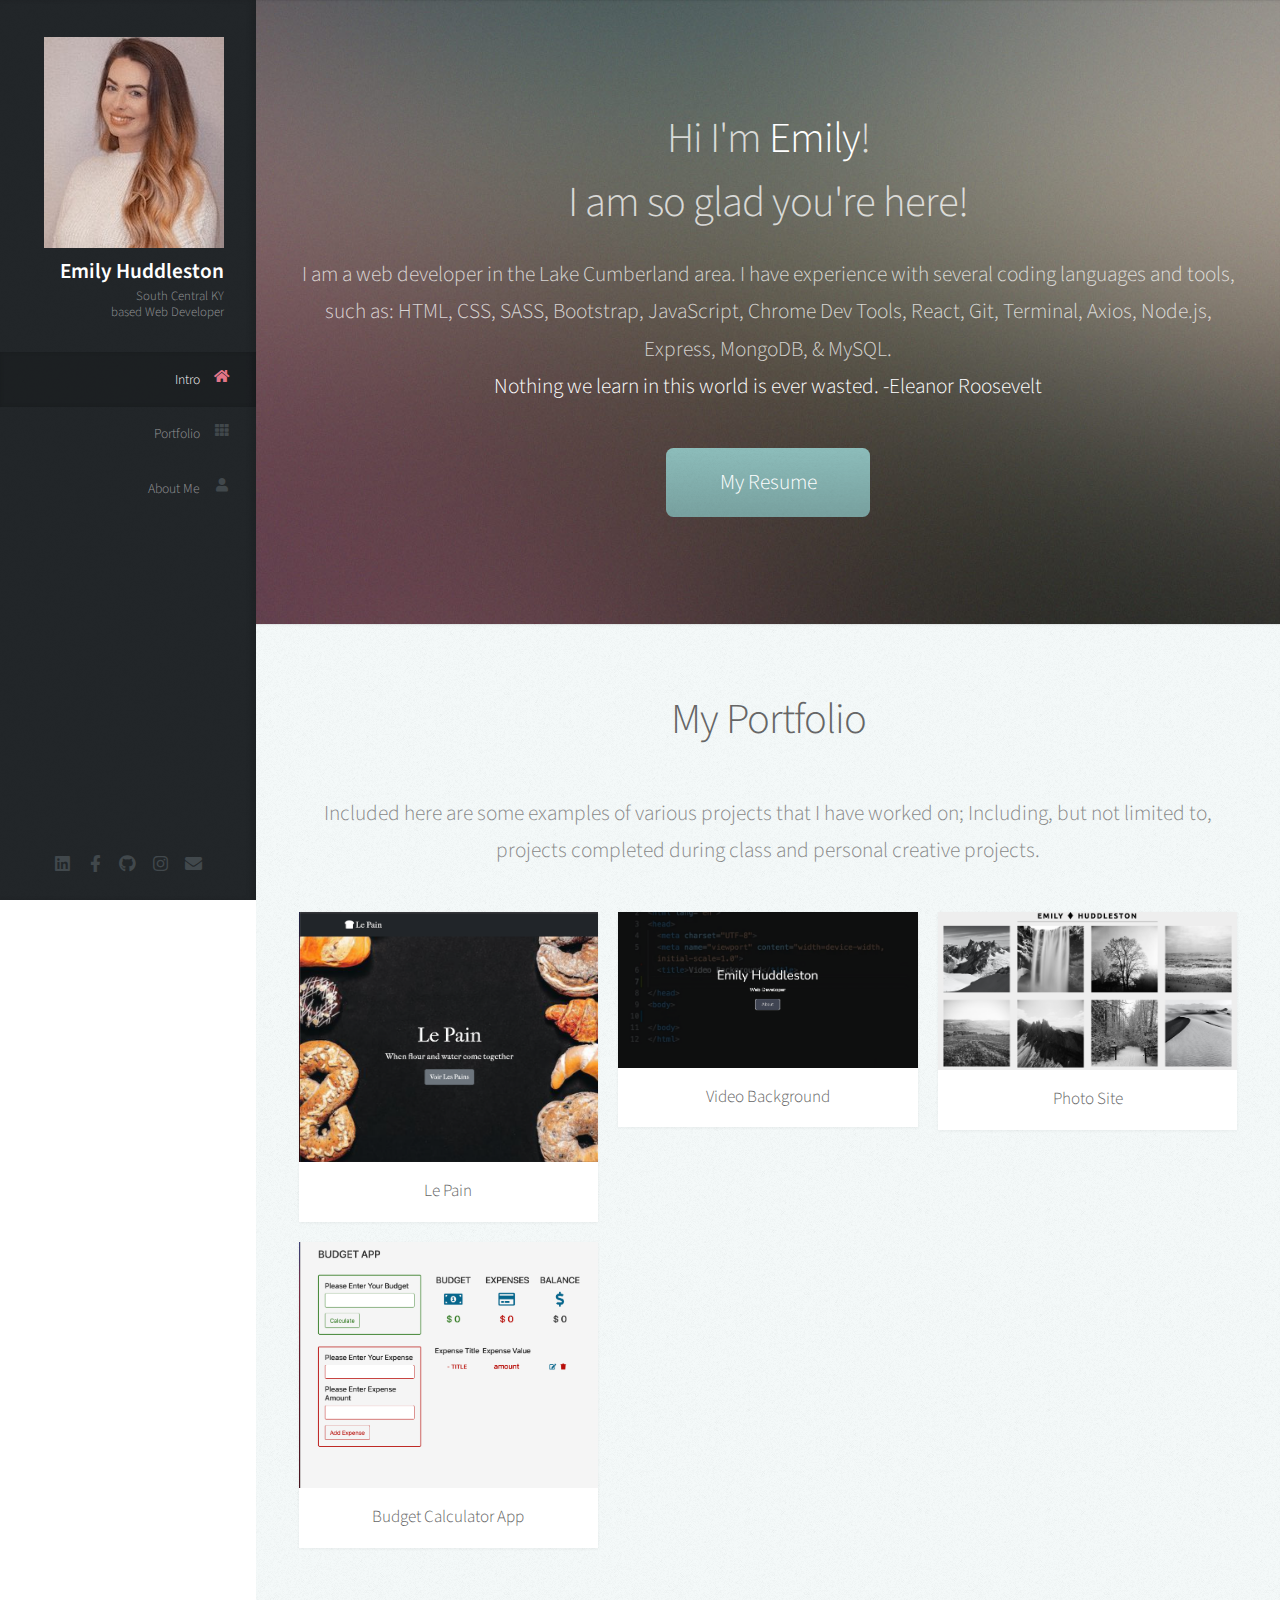
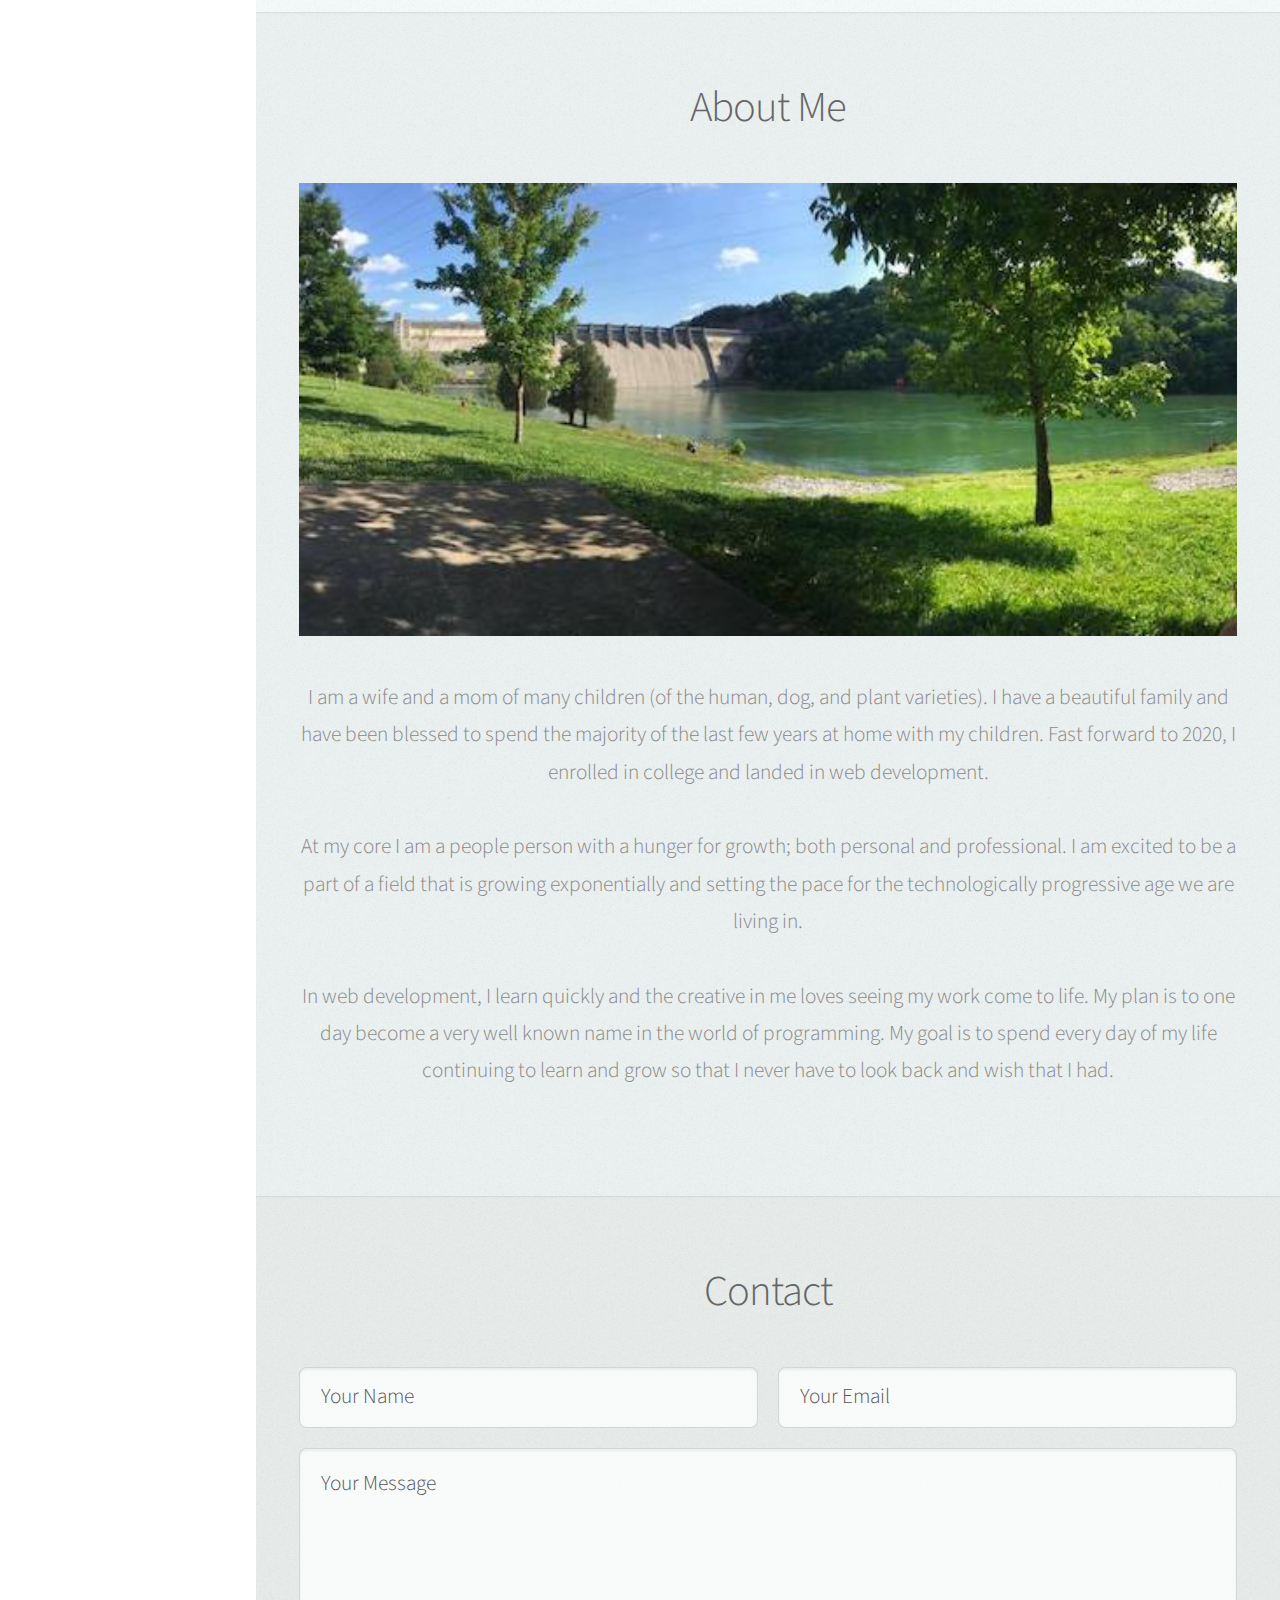
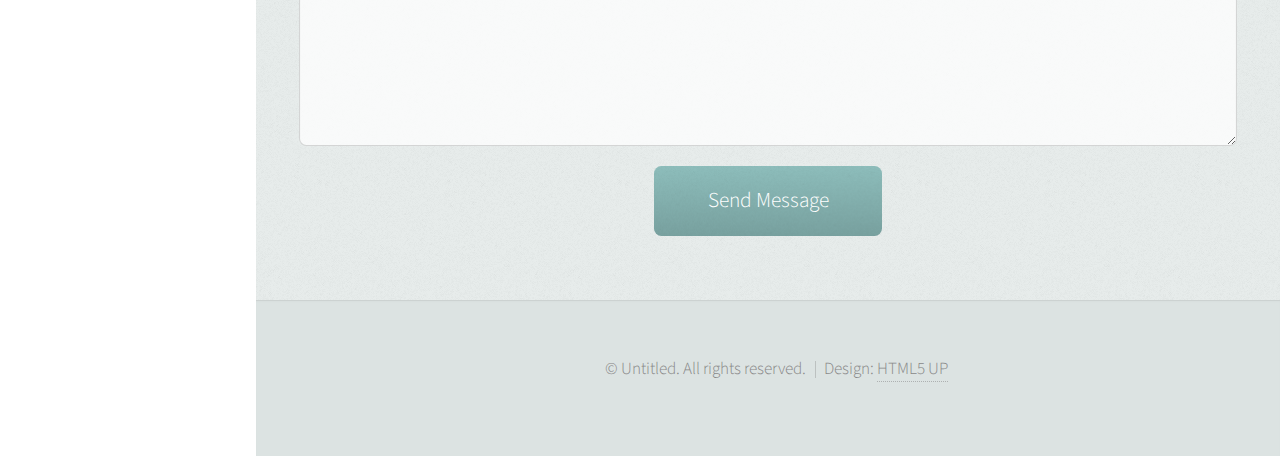
<file: index.html>
<!DOCTYPE HTML>
<!--
	Prologue by HTML5 UP
	html5up.net | @ajlkn
	Free for personal and commercial use under the CCA 3.0 license (html5up.net/license)
-->
<html>
	<head>
		<title>Emily C Huddleston</title>
		<meta charset="utf-8" />
		<meta name="viewport" content="width=device-width, initial-scale=1, user-scalable=no" />
		<link rel="stylesheet" href="assets/css/main.css" />
	</head>
	<body class="is-preload">

		<!-- Header -->
			<div id="header">

				<div class="top">

					<!-- Logo -->
						<div id="logo">
							<span class="avatarimage"><img src="images/ProfessionalHeadshot.JPG" alt="Emily C Huddleston"/></span>
							<h1 id="title">Emily Huddleston</h1>
							<p>South Central KY  <br>
								 based Web Developer</p>
						</div>

					<!-- Nav -->
						<nav id="nav">
						
							<ul>
								<li><a href="#top" id="top-link"><span class="icon solid fa-home">Intro</span></a></li>
								<li><a href="#portfolio" id="portfolio-link"><span class="icon solid fa-th">Portfolio</span></a></li>
								<li><a href="#about" id="about-link"><span class="icon solid fa-user">About Me</span></a></li>
								<!-- <li><a href="#contact" id="contact-link"><span class="icon solid fa-envelope">Contact</span></a></li> -->
							</ul>
						</nav>

				</div>

				<div class="bottom">

					<!-- Social Icons -->
					<!--<h5 class="contact"  >Contact Me:</h5> --> 
						<ul class="icons">
							<li><a href="https://www.linkedin.com/in/emilychuddleston/" target="_blank" class="icon brands fa-linkedin"><span class="label">LinkedIn</span></a></li>
							<li><a href="https://www.facebook.com/emilychuddleston" target="_blank" class="icon brands fa-facebook-f" ><span class="label" >Facebook</span></a></li>
							<li><a href="https://www.github.com/emchudd" target="_blank" class="icon brands fa-github"><span class="label">Github</span></a></li>
							<li><a href="https://www.instagram.com/huddlestonemilycandace" target="_blank" class="icon brands fa-instagram"><span class="label">Instagram</span></a></li>
							<li><a href="mailto:eclhuddleston@gmail.com" target="_blank"
							class="icon solid fa-envelope"><span class="label">Email</span></a></li>
						</ul>

				</div>

			</div>

		<!-- Main -->
			<div id="main">

				<!-- Intro -->
					<section id="top" class="one dark cover">
						<div class="container">

							<header>
								<h2 class="alt">Hi I'm <strong>Emily</strong>! <br>  I am <a href="http://html5up.net/license"></a> 
								so glad you're here! <a href="http://html5up.net"></a></h2>
								<p>I am a web developer in the Lake Cumberland area. I have experience with several coding languages and tools, such as: HTML, CSS, SASS, Bootstrap, JavaScript, Chrome Dev Tools, React, Git, Terminal, Axios, Node.js, Express, MongoDB, & MySQL. <br>
								<strong class="quote">Nothing we learn in this world is ever wasted. -Eleanor Roosevelt </strong> </p>
							</header>

							<footer>
								<a href="Resume/emilyHuddlestonResume.pdf" target="_blank" class="button scrolly">My Resume</a>
							</footer>

						</div>
					</section>

				<!-- Portfolio -->
					<section id="portfolio" class="two">
						<div class="container">

							<header>
								<h2>My Portfolio</h2>
								
							</header>

							<p>Included here are some examples of various projects that I have worked on; Including, but not limited to, projects completed during class and personal creative projects. </p>

							<div class="row">
								<div class="col-4 col-12-mobile">
									<article class="item">
										<a href="LePainPortfolio/LePain-main" target="_blank"
										class="image fit"><img src="images/lePainCover.png" alt="Le Pain Cover" /></a>
										<header>
											<h3>Le Pain</h3>
										</header>
									</article>
									<article class="item">
										<a href="BudgetCalculatorPortfolio/" target="_blank" 
										class="image fit"><img src="images/budgetCalculator.png"  alt="Budget Calculator Form" /></a>
										<header>
											<h3>Budget Calculator App</h3>
										</header>
									</article>
								</div>
								<div class="col-4 col-12-mobile">
									<article class="item">
										<a href="VideoBackgroundPortfolio/VideoBackground-main/" target="_blank"   class="image fit"><img src="images/videoBackgroundCover.png" alt="Video Background Site Cover" /></a>
										<header>
											<h3>Video Background</h3>
										</header>
									</article>
									<!--<article class="item">
										<a href="#" class="image fit"><img src="images/pic05.jpg" alt="" /></a>
										<header>
											<h3>Natoque Vitae</h3>
										</header>
									</article>-->
								</div>
								<div class="col-4 col-12-mobile">
									<article class="item">
										<a href="PhotoSitePortfolio/PhotoSite-main/" target="_blank" class="image fit"><img src="images/photoSite.png" alt="Photo Site Cover " /></a>
										<header>
											<h3>Photo Site</h3>
										</header>
									</article>
									<!--<article class="item">
										<a href="#" class="image fit"><img src="images/pic07.jpg" alt="" /></a>
										<header>
											<h3>Orci Convallis</h3>
										</header>
									</article>-->
								</div>
							</div>

						</div>
					</section>

				<!-- About Me -->
					<section id="about" class="three">
						<div class="container">

							<header>
								<h2>About Me</h2>
							</header>

							<a href="#" class="image featured"><img src="images/wolfcreekdam.jpg" alt="Wolf Creek Dam-Lake Cumberland, KY" /></a>

							<p>I am a wife and a mom of many children (of the human, dog, and plant varieties). I have a beautiful family and have been blessed to spend the majority of the last few years at home with my children. Fast forward to 2020, I enrolled in college and landed in web development. 
								<br>
								<br>
							At my core I am a people person with a hunger for growth; both personal and professional. I am excited to be a part of a field that is growing exponentially and setting the pace for the technologically progressive age we are living in.   
							<br>
							<br>
							In web development, I learn quickly and the creative in me loves seeing my work come to life. My plan is to one day become a very well known name in the world of programming. My goal is to spend every day of my life continuing to learn and grow so that I never have to look back and wish that I had. 
							</p>

						</div>
					</section>

				<!-- Contact -->
				<!-- Revisit form when I am able to utilize JS or another form processing language -->
				
				<section id="contact" class="four">
						<div class="container">

							<header>
								<h2>Contact</h2>
							</header>

							
							
							 <form  action="https://formspree.io/f/maylgnqr" target="_blank" method="post" >
								<div class="row">
									<div class="col-6 col-12-mobile"><input type="text" name="name" placeholder="Your Name" /></div>
									<div class="col-6 col-12-mobile"><input type="text" name="email" placeholder="Your Email" /></div>
									<div class="col-12">
										<textarea name="message" placeholder="Your Message"></textarea>
									</div>
									<div class="col-12">
										<input type="submit"   value="Send Message" />
									</div>
								</div>
							</form> 

						</div>
					</section>

			</div>

		<!-- Footer -->
			<div id="footer">

				<!-- Copyright -->
					<ul class="copyright">
						<li>&copy; Untitled. All rights reserved.</li><li>Design: <a href="http://html5up.net">HTML5 UP</a></li>
					</ul>

			</div>

		<!-- Scripts -->
			<script src="assets/js/jquery.min.js"></script>
			<script src="assets/js/jquery.scrolly.min.js"></script>
			<script src="assets/js/jquery.scrollex.min.js"></script>
			<script src="assets/js/browser.min.js"></script>
			<script src="assets/js/breakpoints.min.js"></script>
			<script src="assets/js/util.js"></script>
			<script src="assets/js/main.js"></script>

	</body>
</html>
</file>
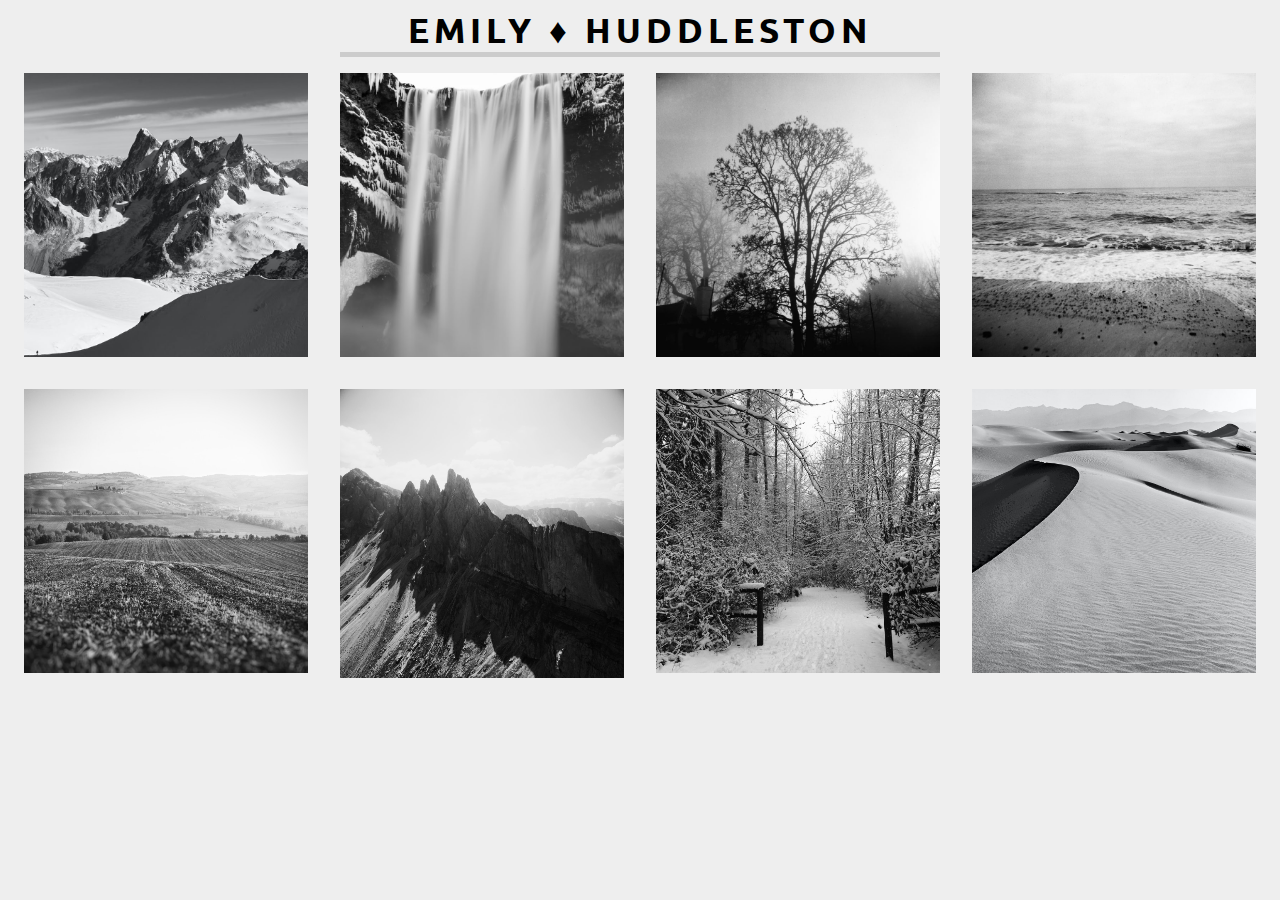
<file: PhotoSitePortfolio/PhotoSite-main/index.html>
<!DOCTYPE html>
<html lang="en">
<head>
    <meta charset="UTF-8">
    <meta name="viewport" content="width=device-width, initial-scale=1.0">
    <title>Photo Site</title>
    <link rel="preconnect" href="https://fonts.gstatic.com">
<link href="https://fonts.googleapis.com/css2?family=Ubuntu:wght@400;700&display=swap" rel="stylesheet">
    <link rel="stylesheet" href="style.css">
</head>
<body>
    <p>Emily &diams; Huddleston</p>
    <img src="Images/snowyMountains.jpeg" alt="Snowy Mountains">
    <img src="Images/waterfall.jpeg" alt="Waterfall">
    <img src="Images/tree.jpeg" alt="Tree">
    <img src="Images/ocean.jpeg" alt="Ocean">
    <img src="Images/field.jpeg" alt="Field">
    <img src="Images/nonSnowyMountains.jpeg" alt="Mountains with No Snow">
    <img src="Images/snowyForest.jpeg" alt="Snowy Forest">
    <img src="Images/tatooine.jpeg" alt="Tatooine">
</body>
</html>
</file>
<file: PhotoSitePortfolio/PhotoSite-main/style.css>
body{
    background-color: #eeeeee;
}
p{
    font-family: 'Ubuntu', sans-serif;
    font-weight: 700;
    font-size: 2vw;
    font-size: 35px;
    letter-spacing: 5px;
    text-transform: uppercase;
    border-bottom: 5px solid #cccccc;
    padding; 10px 0; 
    text-align: center;
    margin: auto;
    width: 47.5%;

    /* Width of two images */
    /* 22.5 * 2 = 45  */
    /* Width between two images */
    /* 1.25 * 2 = 2.5 */
    /* Width of paragraph element (bottom border) */
    /* 45 + 2.5 = 47.5 */
    
    
}

img {
    /* 22.5 * 4 = 90 */
    width: 22.5%;
    /* 1.25 * 2 * 4 = 10 */
    margin: 1.25%;
    /* 90 + 10 = 100 */  

    /* The float css property places an element on the left or right side of its container, allowing text and inline elements to wrap around it. The element is removed from the normal flow of the page. Also it removes "Mystery/Ghost space" between elements */
    float: left;
}
</file>
<file: assets/css/main.css>
@import url("fontawesome-all.min.css");
@import url("https://fonts.googleapis.com/css?family=Source+Sans+Pro:300,300italic,400,600");

/*
	Prologue by HTML5 UP
	html5up.net | @ajlkn
	Free for personal and commercial use under the CCA 3.0 license (html5up.net/license)
*/

html, body, div, span, applet, object,
iframe, h1, h2, h3, h4, h5, h6, p, blockquote,
pre, a, abbr, acronym, address, big, cite,
code, del, dfn, em, img, ins, kbd, q, s, samp,
small, strike, strong, sub, sup, tt, var, b,
u, i, center, dl, dt, dd, ol, ul, li, fieldset,
form, label, legend, table, caption, tbody,
tfoot, thead, tr, th, td, article, aside,
canvas, details, embed, figure, figcaption,
footer, header, hgroup, menu, nav, output, ruby,
section, summary, time, mark, audio, video {
	margin: 0;
	padding: 0;
	border: 0;
	font-size: 100%;
	font: inherit;
	vertical-align: baseline;}

article, aside, details, figcaption, figure,
footer, header, hgroup, menu, nav, section {
	display: block;}

body {
	line-height: 1;
}

ol, ul {
	list-style: none;
}

blockquote, q {
	quotes: none;
}

	blockquote:before, blockquote:after, q:before, q:after {
		content: '';
		content: none;
	}

table {
	border-collapse: collapse;
	border-spacing: 0;
}

body {
	-webkit-text-size-adjust: none;
}

mark {
	background-color: transparent;
	color: inherit;
}

input::-moz-focus-inner {
	border: 0;
	padding: 0;
}

input, select, textarea {
	-moz-appearance: none;
	-webkit-appearance: none;
	-ms-appearance: none;
	appearance: none;
}

/* Basic */

	html {
		box-sizing: border-box;
	}

	*, *:before, *:after {
		box-sizing: inherit;
	}

	body {
		background: #fff;
		font-family: 'Source Sans Pro', sans-serif;
		font-size: 19pt;
		font-weight: 300;
		line-height: 1.75em;
		color: #888;
	}

		body.is-preload *, body.is-preload *:before, body.is-preload *:after {
			-moz-animation: none !important;
			-webkit-animation: none !important;
			-ms-animation: none !important;
			animation: none !important;
			-moz-transition: none !important;
			-webkit-transition: none !important;
			-ms-transition: none !important;
			transition: none !important;
		}

	input, textarea, select {
		font-family: 'Source Sans Pro', sans-serif;
		font-size: 19pt;
		font-weight: 300;
		line-height: 1.75em;
		color: #888;
	}

	h1, h2, h3, h4, h5, h6 {
		font-weight: 300;
		color: #666;
		line-height: 1.5em;
	}

	h1 a, h2 a, h3 a, h4 a, h5 a, h6 a {
		color: inherit;
		text-decoration: none;
	}

		h1 a strong, h2 a strong, h3 a strong, h4 a strong, h5 a strong, h6 a strong {
			color: #333;
		}

	h2 {
		font-size: 2em;
		letter-spacing: -1px;
	}

		h2.alt {
			color: #888;
		}

			h2.alt strong {
				color: #666;
			}

	h3 {
		font-size: 1.5em;
	}

	header {
		margin: 0 0 2em 0;
	}

		header > p {
			margin: 1em 0 0 0;
		}

	footer {
		margin: 2em 0 0 0;
	}

	strong, b {
		font-weight: 300;
		color: #666;
	}

	em, i {
		font-style: italic;
	}

	a {
		text-decoration: none;
		color: inherit;
		border-bottom: dotted 1px rgba(128, 128, 128, 0.5);
		-moz-transition: color 0.35s ease-in-out, border-bottom-color 0.35s ease-in-out;
		-webkit-transition: color 0.35s ease-in-out, border-bottom-color 0.35s ease-in-out;
		-ms-transition: color 0.35s ease-in-out, border-bottom-color 0.35s ease-in-out;
		transition: color 0.35s ease-in-out, border-bottom-color 0.35s ease-in-out;
		outline: 0;
	}

		a:hover {
			color: #E27689;
			border-bottom-color: rgba(255, 255, 255, 0);
		}

	sub {
		position: relative;
		top: 0.5em;
		font-size: 0.8em;
	}

	sup {
		position: relative;
		top: -0.5em;
		font-size: 0.8em;
	}

	hr {
		border: 0;
		border-top: solid 1px #ddd;
	}

	blockquote {
		border-left: solid 0.5em #ddd;
		padding: 1em 0 1em 2em;
		font-style: italic;
	}

	p, ul, ol, dl, table {
		margin-bottom: 2em;
	}

	br.clear {
		clear: both;
	}

/* Container */

	.container {
		margin: 0 auto;
		max-width: 100%;
		width: 1400px;
	}

		@media screen and (min-width: 961px) and (max-width: 1880px) {

			.container {
				width: 1200px;
			}

		}

		@media screen and (min-width: 961px) and (max-width: 1620px) {

			.container {
				width: 960px;
			}

		}

		@media screen and (min-width: 961px) and (max-width: 1320px) {

			.container {
				width: 100%;
			}

		}

		@media screen and (max-width: 960px) {

			.container {
				width: 100%;
			}

		}

		@media screen and (max-width: 736px) {

			.container {
				width: 100%;
			}

		}

/* Row */

	.row {
		display: flex;
		flex-wrap: wrap;
		box-sizing: border-box;
		align-items: stretch;
	}

		.row > * {
			box-sizing: border-box;
		}

		.row.gtr-uniform > * > :last-child {
			margin-bottom: 0;
		}

		.row.aln-left {
			justify-content: flex-start;
		}

		.row.aln-center {
			justify-content: center;
		}

		.row.aln-right {
			justify-content: flex-end;
		}

		.row.aln-top {
			align-items: flex-start;
		}

		.row.aln-middle {
			align-items: center;
		}

		.row.aln-bottom {
			align-items: flex-end;
		}

		.row > .imp {
			order: -1;
		}

		.row > .col-1 {
			width: 8.33333%;
		}

		.row > .off-1 {
			margin-left: 8.33333%;
		}

		.row > .col-2 {
			width: 16.66667%;
		}

		.row > .off-2 {
			margin-left: 16.66667%;
		}

		.row > .col-3 {
			width: 25%;
		}

		.row > .off-3 {
			margin-left: 25%;
		}

		.row > .col-4 {
			width: 33.33333%;
		}

		.row > .off-4 {
			margin-left: 33.33333%;
		}

		.row > .col-5 {
			width: 41.66667%;
		}

		.row > .off-5 {
			margin-left: 41.66667%;
		}

		.row > .col-6 {
			width: 50%;
		}

		.row > .off-6 {
			margin-left: 50%;
		}

		.row > .col-7 {
			width: 58.33333%;
		}

		.row > .off-7 {
			margin-left: 58.33333%;
		}

		.row > .col-8 {
			width: 66.66667%;
		}

		.row > .off-8 {
			margin-left: 66.66667%;
		}

		.row > .col-9 {
			width: 75%;
		}

		.row > .off-9 {
			margin-left: 75%;
		}

		.row > .col-10 {
			width: 83.33333%;
		}

		.row > .off-10 {
			margin-left: 83.33333%;
		}

		.row > .col-11 {
			width: 91.66667%;
		}

		.row > .off-11 {
			margin-left: 91.66667%;
		}

		.row > .col-12 {
			width: 100%;
		}

		.row > .off-12 {
			margin-left: 100%;
		}

		.row.gtr-0 {
			margin-top: 0px;
			margin-left: 0px;
		}

			.row.gtr-0 > * {
				padding: 0px 0 0 0px;
			}

			.row.gtr-0.gtr-uniform {
				margin-top: 0px;
			}

				.row.gtr-0.gtr-uniform > * {
					padding-top: 0px;
				}

		.row.gtr-25 {
			margin-top: -10px;
			margin-left: -10px;
		}

			.row.gtr-25 > * {
				padding: 10px 0 0 10px;
			}

			.row.gtr-25.gtr-uniform {
				margin-top: -10px;
			}

				.row.gtr-25.gtr-uniform > * {
					padding-top: 10px;
				}

		.row.gtr-50 {
			margin-top: -20px;
			margin-left: -20px;
		}

			.row.gtr-50 > * {
				padding: 20px 0 0 20px;
			}

			.row.gtr-50.gtr-uniform {
				margin-top: -20px;
			}

				.row.gtr-50.gtr-uniform > * {
					padding-top: 20px;
				}

		.row {
			margin-top: -40px;
			margin-left: -40px;
		}

			.row > * {
				padding: 40px 0 0 40px;
			}

			.row.gtr-uniform {
				margin-top: -40px;
			}

				.row.gtr-uniform > * {
					padding-top: 40px;
				}

		.row.gtr-150 {
			margin-top: -60px;
			margin-left: -60px;
		}

			.row.gtr-150 > * {
				padding: 60px 0 0 60px;
			}

			.row.gtr-150.gtr-uniform {
				margin-top: -60px;
			}

				.row.gtr-150.gtr-uniform > * {
					padding-top: 60px;
				}

		.row.gtr-200 {
			margin-top: -80px;
			margin-left: -80px;
		}

			.row.gtr-200 > * {
				padding: 80px 0 0 80px;
			}

			.row.gtr-200.gtr-uniform {
				margin-top: -80px;
			}

				.row.gtr-200.gtr-uniform > * {
					padding-top: 80px;
				}

		@media screen and (min-width: 961px) and (max-width: 1880px) {

			.row {
				display: flex;
				flex-wrap: wrap;
				box-sizing: border-box;
				align-items: stretch;
			}

				.row > * {
					box-sizing: border-box;
				}

				.row.gtr-uniform > * > :last-child {
					margin-bottom: 0;
				}

				.row.aln-left {
					justify-content: flex-start;
				}

				.row.aln-center {
					justify-content: center;
				}

				.row.aln-right {
					justify-content: flex-end;
				}

				.row.aln-top {
					align-items: flex-start;
				}

				.row.aln-middle {
					align-items: center;
				}

				.row.aln-bottom {
					align-items: flex-end;
				}

				.row > .imp-wide {
					order: -1;
				}

				.row > .col-1-wide {
					width: 8.33333%;
				}

				.row > .off-1-wide {
					margin-left: 8.33333%;
				}

				.row > .col-2-wide {
					width: 16.66667%;
				}

				.row > .off-2-wide {
					margin-left: 16.66667%;
				}

				.row > .col-3-wide {
					width: 25%;
				}

				.row > .off-3-wide {
					margin-left: 25%;
				}

				.row > .col-4-wide {
					width: 33.33333%;
				}

				.row > .off-4-wide {
					margin-left: 33.33333%;
				}

				.row > .col-5-wide {
					width: 41.66667%;
				}

				.row > .off-5-wide {
					margin-left: 41.66667%;
				}

				.row > .col-6-wide {
					width: 50%;
				}

				.row > .off-6-wide {
					margin-left: 50%;
				}

				.row > .col-7-wide {
					width: 58.33333%;
				}

				.row > .off-7-wide {
					margin-left: 58.33333%;
				}

				.row > .col-8-wide {
					width: 66.66667%;
				}

				.row > .off-8-wide {
					margin-left: 66.66667%;
				}

				.row > .col-9-wide {
					width: 75%;
				}

				.row > .off-9-wide {
					margin-left: 75%;
				}

				.row > .col-10-wide {
					width: 83.33333%;
				}

				.row > .off-10-wide {
					margin-left: 83.33333%;
				}

				.row > .col-11-wide {
					width: 91.66667%;
				}

				.row > .off-11-wide {
					margin-left: 91.66667%;
				}

				.row > .col-12-wide {
					width: 100%;
				}

				.row > .off-12-wide {
					margin-left: 100%;
				}

				.row.gtr-0 {
					margin-top: 0px;
					margin-left: 0px;
				}

					.row.gtr-0 > * {
						padding: 0px 0 0 0px;
					}

					.row.gtr-0.gtr-uniform {
						margin-top: 0px;
					}

						.row.gtr-0.gtr-uniform > * {
							padding-top: 0px;
						}

				.row.gtr-25 {
					margin-top: -10px;
					margin-left: -10px;
				}

					.row.gtr-25 > * {
						padding: 10px 0 0 10px;
					}

					.row.gtr-25.gtr-uniform {
						margin-top: -10px;
					}

						.row.gtr-25.gtr-uniform > * {
							padding-top: 10px;
						}

				.row.gtr-50 {
					margin-top: -20px;
					margin-left: -20px;
				}

					.row.gtr-50 > * {
						padding: 20px 0 0 20px;
					}

					.row.gtr-50.gtr-uniform {
						margin-top: -20px;
					}

						.row.gtr-50.gtr-uniform > * {
							padding-top: 20px;
						}

				.row {
					margin-top: -40px;
					margin-left: -40px;
				}

					.row > * {
						padding: 40px 0 0 40px;
					}

					.row.gtr-uniform {
						margin-top: -40px;
					}

						.row.gtr-uniform > * {
							padding-top: 40px;
						}

				.row.gtr-150 {
					margin-top: -60px;
					margin-left: -60px;
				}

					.row.gtr-150 > * {
						padding: 60px 0 0 60px;
					}

					.row.gtr-150.gtr-uniform {
						margin-top: -60px;
					}

						.row.gtr-150.gtr-uniform > * {
							padding-top: 60px;
						}

				.row.gtr-200 {
					margin-top: -80px;
					margin-left: -80px;
				}

					.row.gtr-200 > * {
						padding: 80px 0 0 80px;
					}

					.row.gtr-200.gtr-uniform {
						margin-top: -80px;
					}

						.row.gtr-200.gtr-uniform > * {
							padding-top: 80px;
						}

		}

		@media screen and (min-width: 961px) and (max-width: 1620px) {

			.row {
				display: flex;
				flex-wrap: wrap;
				box-sizing: border-box;
				align-items: stretch;
			}

				.row > * {
					box-sizing: border-box;
				}

				.row.gtr-uniform > * > :last-child {
					margin-bottom: 0;
				}

				.row.aln-left {
					justify-content: flex-start;
				}

				.row.aln-center {
					justify-content: center;
				}

				.row.aln-right {
					justify-content: flex-end;
				}

				.row.aln-top {
					align-items: flex-start;
				}

				.row.aln-middle {
					align-items: center;
				}

				.row.aln-bottom {
					align-items: flex-end;
				}

				.row > .imp-normal {
					order: -1;
				}

				.row > .col-1-normal {
					width: 8.33333%;
				}

				.row > .off-1-normal {
					margin-left: 8.33333%;
				}

				.row > .col-2-normal {
					width: 16.66667%;
				}

				.row > .off-2-normal {
					margin-left: 16.66667%;
				}

				.row > .col-3-normal {
					width: 25%;
				}

				.row > .off-3-normal {
					margin-left: 25%;
				}

				.row > .col-4-normal {
					width: 33.33333%;
				}

				.row > .off-4-normal {
					margin-left: 33.33333%;
				}

				.row > .col-5-normal {
					width: 41.66667%;
				}

				.row > .off-5-normal {
					margin-left: 41.66667%;
				}

				.row > .col-6-normal {
					width: 50%;
				}

				.row > .off-6-normal {
					margin-left: 50%;
				}

				.row > .col-7-normal {
					width: 58.33333%;
				}

				.row > .off-7-normal {
					margin-left: 58.33333%;
				}

				.row > .col-8-normal {
					width: 66.66667%;
				}

				.row > .off-8-normal {
					margin-left: 66.66667%;
				}

				.row > .col-9-normal {
					width: 75%;
				}

				.row > .off-9-normal {
					margin-left: 75%;
				}

				.row > .col-10-normal {
					width: 83.33333%;
				}

				.row > .off-10-normal {
					margin-left: 83.33333%;
				}

				.row > .col-11-normal {
					width: 91.66667%;
				}

				.row > .off-11-normal {
					margin-left: 91.66667%;
				}

				.row > .col-12-normal {
					width: 100%;
				}

				.row > .off-12-normal {
					margin-left: 100%;
				}

				.row.gtr-0 {
					margin-top: 0px;
					margin-left: 0px;
				}

					.row.gtr-0 > * {
						padding: 0px 0 0 0px;
					}

					.row.gtr-0.gtr-uniform {
						margin-top: 0px;
					}

						.row.gtr-0.gtr-uniform > * {
							padding-top: 0px;
						}

				.row.gtr-25 {
					margin-top: -10px;
					margin-left: -10px;
				}

					.row.gtr-25 > * {
						padding: 10px 0 0 10px;
					}

					.row.gtr-25.gtr-uniform {
						margin-top: -10px;
					}

						.row.gtr-25.gtr-uniform > * {
							padding-top: 10px;
						}

				.row.gtr-50 {
					margin-top: -20px;
					margin-left: -20px;
				}

					.row.gtr-50 > * {
						padding: 20px 0 0 20px;
					}

					.row.gtr-50.gtr-uniform {
						margin-top: -20px;
					}

						.row.gtr-50.gtr-uniform > * {
							padding-top: 20px;
						}

				.row {
					margin-top: -40px;
					margin-left: -40px;
				}

					.row > * {
						padding: 40px 0 0 40px;
					}

					.row.gtr-uniform {
						margin-top: -40px;
					}

						.row.gtr-uniform > * {
							padding-top: 40px;
						}

				.row.gtr-150 {
					margin-top: -60px;
					margin-left: -60px;
				}

					.row.gtr-150 > * {
						padding: 60px 0 0 60px;
					}

					.row.gtr-150.gtr-uniform {
						margin-top: -60px;
					}

						.row.gtr-150.gtr-uniform > * {
							padding-top: 60px;
						}

				.row.gtr-200 {
					margin-top: -80px;
					margin-left: -80px;
				}

					.row.gtr-200 > * {
						padding: 80px 0 0 80px;
					}

					.row.gtr-200.gtr-uniform {
						margin-top: -80px;
					}

						.row.gtr-200.gtr-uniform > * {
							padding-top: 80px;
						}

		}

		@media screen and (min-width: 961px) and (max-width: 1320px) {

			.row {
				display: flex;
				flex-wrap: wrap;
				box-sizing: border-box;
				align-items: stretch;
			}

				.row > * {
					box-sizing: border-box;
				}

				.row.gtr-uniform > * > :last-child {
					margin-bottom: 0;
				}

				.row.aln-left {
					justify-content: flex-start;
				}

				.row.aln-center {
					justify-content: center;
				}

				.row.aln-right {
					justify-content: flex-end;
				}

				.row.aln-top {
					align-items: flex-start;
				}

				.row.aln-middle {
					align-items: center;
				}

				.row.aln-bottom {
					align-items: flex-end;
				}

				.row > .imp-narrow {
					order: -1;
				}

				.row > .col-1-narrow {
					width: 8.33333%;
				}

				.row > .off-1-narrow {
					margin-left: 8.33333%;
				}

				.row > .col-2-narrow {
					width: 16.66667%;
				}

				.row > .off-2-narrow {
					margin-left: 16.66667%;
				}

				.row > .col-3-narrow {
					width: 25%;
				}

				.row > .off-3-narrow {
					margin-left: 25%;
				}

				.row > .col-4-narrow {
					width: 33.33333%;
				}

				.row > .off-4-narrow {
					margin-left: 33.33333%;
				}

				.row > .col-5-narrow {
					width: 41.66667%;
				}

				.row > .off-5-narrow {
					margin-left: 41.66667%;
				}

				.row > .col-6-narrow {
					width: 50%;
				}

				.row > .off-6-narrow {
					margin-left: 50%;
				}

				.row > .col-7-narrow {
					width: 58.33333%;
				}

				.row > .off-7-narrow {
					margin-left: 58.33333%;
				}

				.row > .col-8-narrow {
					width: 66.66667%;
				}

				.row > .off-8-narrow {
					margin-left: 66.66667%;
				}

				.row > .col-9-narrow {
					width: 75%;
				}

				.row > .off-9-narrow {
					margin-left: 75%;
				}

				.row > .col-10-narrow {
					width: 83.33333%;
				}

				.row > .off-10-narrow {
					margin-left: 83.33333%;
				}

				.row > .col-11-narrow {
					width: 91.66667%;
				}

				.row > .off-11-narrow {
					margin-left: 91.66667%;
				}

				.row > .col-12-narrow {
					width: 100%;
				}

				.row > .off-12-narrow {
					margin-left: 100%;
				}

				.row.gtr-0 {
					margin-top: 0px;
					margin-left: 0px;
				}

					.row.gtr-0 > * {
						padding: 0px 0 0 0px;
					}

					.row.gtr-0.gtr-uniform {
						margin-top: 0px;
					}

						.row.gtr-0.gtr-uniform > * {
							padding-top: 0px;
						}

				.row.gtr-25 {
					margin-top: -5px;
					margin-left: -5px;
				}

					.row.gtr-25 > * {
						padding: 5px 0 0 5px;
					}

					.row.gtr-25.gtr-uniform {
						margin-top: -5px;
					}

						.row.gtr-25.gtr-uniform > * {
							padding-top: 5px;
						}

				.row.gtr-50 {
					margin-top: -10px;
					margin-left: -10px;
				}

					.row.gtr-50 > * {
						padding: 10px 0 0 10px;
					}

					.row.gtr-50.gtr-uniform {
						margin-top: -10px;
					}

						.row.gtr-50.gtr-uniform > * {
							padding-top: 10px;
						}

				.row {
					margin-top: -20px;
					margin-left: -20px;
				}

					.row > * {
						padding: 20px 0 0 20px;
					}

					.row.gtr-uniform {
						margin-top: -20px;
					}

						.row.gtr-uniform > * {
							padding-top: 20px;
						}

				.row.gtr-150 {
					margin-top: -30px;
					margin-left: -30px;
				}

					.row.gtr-150 > * {
						padding: 30px 0 0 30px;
					}

					.row.gtr-150.gtr-uniform {
						margin-top: -30px;
					}

						.row.gtr-150.gtr-uniform > * {
							padding-top: 30px;
						}

				.row.gtr-200 {
					margin-top: -40px;
					margin-left: -40px;
				}

					.row.gtr-200 > * {
						padding: 40px 0 0 40px;
					}

					.row.gtr-200.gtr-uniform {
						margin-top: -40px;
					}

						.row.gtr-200.gtr-uniform > * {
							padding-top: 40px;
						}

		}

		@media screen and (max-width: 960px) {

			.row {
				display: flex;
				flex-wrap: wrap;
				box-sizing: border-box;
				align-items: stretch;
			}

				.row > * {
					box-sizing: border-box;
				}

				.row.gtr-uniform > * > :last-child {
					margin-bottom: 0;
				}

				.row.aln-left {
					justify-content: flex-start;
				}

				.row.aln-center {
					justify-content: center;
				}

				.row.aln-right {
					justify-content: flex-end;
				}

				.row.aln-top {
					align-items: flex-start;
				}

				.row.aln-middle {
					align-items: center;
				}

				.row.aln-bottom {
					align-items: flex-end;
				}

				.row > .imp-narrower {
					order: -1;
				}

				.row > .col-1-narrower {
					width: 8.33333%;
				}

				.row > .off-1-narrower {
					margin-left: 8.33333%;
				}

				.row > .col-2-narrower {
					width: 16.66667%;
				}

				.row > .off-2-narrower {
					margin-left: 16.66667%;
				}

				.row > .col-3-narrower {
					width: 25%;
				}

				.row > .off-3-narrower {
					margin-left: 25%;
				}

				.row > .col-4-narrower {
					width: 33.33333%;
				}

				.row > .off-4-narrower {
					margin-left: 33.33333%;
				}

				.row > .col-5-narrower {
					width: 41.66667%;
				}

				.row > .off-5-narrower {
					margin-left: 41.66667%;
				}

				.row > .col-6-narrower {
					width: 50%;
				}

				.row > .off-6-narrower {
					margin-left: 50%;
				}

				.row > .col-7-narrower {
					width: 58.33333%;
				}

				.row > .off-7-narrower {
					margin-left: 58.33333%;
				}

				.row > .col-8-narrower {
					width: 66.66667%;
				}

				.row > .off-8-narrower {
					margin-left: 66.66667%;
				}

				.row > .col-9-narrower {
					width: 75%;
				}

				.row > .off-9-narrower {
					margin-left: 75%;
				}

				.row > .col-10-narrower {
					width: 83.33333%;
				}

				.row > .off-10-narrower {
					margin-left: 83.33333%;
				}

				.row > .col-11-narrower {
					width: 91.66667%;
				}

				.row > .off-11-narrower {
					margin-left: 91.66667%;
				}

				.row > .col-12-narrower {
					width: 100%;
				}

				.row > .off-12-narrower {
					margin-left: 100%;
				}

				.row.gtr-0 {
					margin-top: 0px;
					margin-left: 0px;
				}

					.row.gtr-0 > * {
						padding: 0px 0 0 0px;
					}

					.row.gtr-0.gtr-uniform {
						margin-top: 0px;
					}

						.row.gtr-0.gtr-uniform > * {
							padding-top: 0px;
						}

				.row.gtr-25 {
					margin-top: -5px;
					margin-left: -5px;
				}

					.row.gtr-25 > * {
						padding: 5px 0 0 5px;
					}

					.row.gtr-25.gtr-uniform {
						margin-top: -5px;
					}

						.row.gtr-25.gtr-uniform > * {
							padding-top: 5px;
						}

				.row.gtr-50 {
					margin-top: -10px;
					margin-left: -10px;
				}

					.row.gtr-50 > * {
						padding: 10px 0 0 10px;
					}

					.row.gtr-50.gtr-uniform {
						margin-top: -10px;
					}

						.row.gtr-50.gtr-uniform > * {
							padding-top: 10px;
						}

				.row {
					margin-top: -20px;
					margin-left: -20px;
				}

					.row > * {
						padding: 20px 0 0 20px;
					}

					.row.gtr-uniform {
						margin-top: -20px;
					}

						.row.gtr-uniform > * {
							padding-top: 20px;
						}

				.row.gtr-150 {
					margin-top: -30px;
					margin-left: -30px;
				}

					.row.gtr-150 > * {
						padding: 30px 0 0 30px;
					}

					.row.gtr-150.gtr-uniform {
						margin-top: -30px;
					}

						.row.gtr-150.gtr-uniform > * {
							padding-top: 30px;
						}

				.row.gtr-200 {
					margin-top: -40px;
					margin-left: -40px;
				}

					.row.gtr-200 > * {
						padding: 40px 0 0 40px;
					}

					.row.gtr-200.gtr-uniform {
						margin-top: -40px;
					}

						.row.gtr-200.gtr-uniform > * {
							padding-top: 40px;
						}

		}

		@media screen and (max-width: 736px) {

			.row {
				display: flex;
				flex-wrap: wrap;
				box-sizing: border-box;
				align-items: stretch;
			}

				.row > * {
					box-sizing: border-box;
				}

				.row.gtr-uniform > * > :last-child {
					margin-bottom: 0;
				}

				.row.aln-left {
					justify-content: flex-start;
				}

				.row.aln-center {
					justify-content: center;
				}

				.row.aln-right {
					justify-content: flex-end;
				}

				.row.aln-top {
					align-items: flex-start;
				}

				.row.aln-middle {
					align-items: center;
				}

				.row.aln-bottom {
					align-items: flex-end;
				}

				.row > .imp-mobile {
					order: -1;
				}

				.row > .col-1-mobile {
					width: 8.33333%;
				}

				.row > .off-1-mobile {
					margin-left: 8.33333%;
				}

				.row > .col-2-mobile {
					width: 16.66667%;
				}

				.row > .off-2-mobile {
					margin-left: 16.66667%;
				}

				.row > .col-3-mobile {
					width: 25%;
				}

				.row > .off-3-mobile {
					margin-left: 25%;
				}

				.row > .col-4-mobile {
					width: 33.33333%;
				}

				.row > .off-4-mobile {
					margin-left: 33.33333%;
				}

				.row > .col-5-mobile {
					width: 41.66667%;
				}

				.row > .off-5-mobile {
					margin-left: 41.66667%;
				}

				.row > .col-6-mobile {
					width: 50%;
				}

				.row > .off-6-mobile {
					margin-left: 50%;
				}

				.row > .col-7-mobile {
					width: 58.33333%;
				}

				.row > .off-7-mobile {
					margin-left: 58.33333%;
				}

				.row > .col-8-mobile {
					width: 66.66667%;
				}

				.row > .off-8-mobile {
					margin-left: 66.66667%;
				}

				.row > .col-9-mobile {
					width: 75%;
				}

				.row > .off-9-mobile {
					margin-left: 75%;
				}

				.row > .col-10-mobile {
					width: 83.33333%;
				}

				.row > .off-10-mobile {
					margin-left: 83.33333%;
				}

				.row > .col-11-mobile {
					width: 91.66667%;
				}

				.row > .off-11-mobile {
					margin-left: 91.66667%;
				}

				.row > .col-12-mobile {
					width: 100%;
				}

				.row > .off-12-mobile {
					margin-left: 100%;
				}

				.row.gtr-0 {
					margin-top: 0px;
					margin-left: 0px;
				}

					.row.gtr-0 > * {
						padding: 0px 0 0 0px;
					}

					.row.gtr-0.gtr-uniform {
						margin-top: 0px;
					}

						.row.gtr-0.gtr-uniform > * {
							padding-top: 0px;
						}

				.row.gtr-25 {
					margin-top: -5px;
					margin-left: -5px;
				}

					.row.gtr-25 > * {
						padding: 5px 0 0 5px;
					}

					.row.gtr-25.gtr-uniform {
						margin-top: -5px;
					}

						.row.gtr-25.gtr-uniform > * {
							padding-top: 5px;
						}

				.row.gtr-50 {
					margin-top: -10px;
					margin-left: -10px;
				}

					.row.gtr-50 > * {
						padding: 10px 0 0 10px;
					}

					.row.gtr-50.gtr-uniform {
						margin-top: -10px;
					}

						.row.gtr-50.gtr-uniform > * {
							padding-top: 10px;
						}

				.row {
					margin-top: -20px;
					margin-left: -20px;
				}

					.row > * {
						padding: 20px 0 0 20px;
					}

					.row.gtr-uniform {
						margin-top: -20px;
					}

						.row.gtr-uniform > * {
							padding-top: 20px;
						}

				.row.gtr-150 {
					margin-top: -30px;
					margin-left: -30px;
				}

					.row.gtr-150 > * {
						padding: 30px 0 0 30px;
					}

					.row.gtr-150.gtr-uniform {
						margin-top: -30px;
					}

						.row.gtr-150.gtr-uniform > * {
							padding-top: 30px;
						}

				.row.gtr-200 {
					margin-top: -40px;
					margin-left: -40px;
				}

					.row.gtr-200 > * {
						padding: 40px 0 0 40px;
					}

					.row.gtr-200.gtr-uniform {
						margin-top: -40px;
					}

						.row.gtr-200.gtr-uniform > * {
							padding-top: 40px;
						}

		}

/* Sections/Article */

	section, article {
		margin-bottom: 3em;
	}

		section > :last-child,
		section > .container, section:last-child, article > :last-child,
		article > .container, article:last-child {
			margin-bottom: 0;
		}

		.row > section, .row > article {
			margin-bottom: 0;
		}

/* Image */

	.image {
		display: inline-block;
		border: 0;
	}

		.image img {
			display: block;
			width: 100%;
		}

		.image.avatar48 {
			width: 48px;
			height: 48px;
			background: #f00;
		}

			.image.avatar48 img {
				width: 48px;
				height: 48px;
			}

		.image.fit {
			display: block;
			width: 100%;
		}

		.image.featured {
			display: block;
			width: 100%;
			margin: 0 0 2em 0;
		}

		.image.left {
			float: left;
			margin: 0 2em 2em 0;
		}

		.image.centered {
			display: block;
			margin: 0 0 2em 0;
		}

			.image.centered img {
				margin: 0 auto;
				width: auto;
			}

/* List */

	ul {
		list-style: disc;
		padding-left: 1em;
	}

		ul li {
			padding-left: 0.5em;
		}

	ol {
		list-style: decimal;
		padding-left: 1.25em;
	}

		ol li {
			padding-left: 0.25em;
		}

/* Icons */

	ul.icons {
		cursor: default;
		list-style: none;
		padding-left: 0;
	}

		ul.icons li {
			display: inline-block;
			padding-left: 0;
		}

		ul.icons a {
			display: inline-block;
			width: 2em;
			height: 2em;
			line-height: 2em;
			text-align: center;
			border: 0;
		}

/* Form */

	form label {
		display: block;
		text-align: left;
		margin-bottom: 0.5em;
	}

	form input[type="text"],
	form input[type="email"],
	form input[type="password"],
	form select,
	form textarea {
		position: relative;
		-webkit-appearance: none;
		display: block;
		border: 0;
		outline: 0;
		background: #fff;
		background: rgba(255, 255, 255, 0.75);
		width: 100%;
		border-radius: 0.35em;
		padding: 0.75em 1em 0.75em 1em;
		box-shadow: inset 0 0.1em 0.1em 0 rgba(0, 0, 0, 0.05);
		border: solid 1px rgba(0, 0, 0, 0.15);
		-moz-transition: all 0.35s ease-in-out;
		-webkit-transition: all 0.35s ease-in-out;
		-ms-transition: all 0.35s ease-in-out;
		transition: all 0.35s ease-in-out;
	}

		form input[type="text"]:focus,
		form input[type="email"]:focus,
		form input[type="password"]:focus,
		form select:focus,
		form textarea:focus {
			box-shadow: 0 0 2px 1px #8ebebc;
			background: #fff;
		}

	form input[type="text"],
	form input[type="email"],
	form input[type="password"],
	form select {
		line-height: 1.25em;
	}

	form textarea {
		min-height: 14em;
	}

	form ::-webkit-input-placeholder {
		color: #555 !important;
	}

	form :-moz-placeholder {
		color: #555 !important;
	}

	form ::-moz-placeholder {
		color: #555 !important;
	}

	form :-ms-input-placeholder {
		color: #555 !important;
	}

	form ::-moz-focus-inner {
		border: 0;
	}

/* Table */

	table {
		width: 100%;
		text-align: left;
	}

		table tbody tr:nth-child(2n+2) {
			background: #f4f4f4;
		}

		table td {
			padding: 0.5em 1em 0.5em 1em;
		}

		table th {
			text-align: left;
			padding: 0.5em 1em 0.5em 1em;
			color: #fff;
			background: #222729 url("images/overlay.png");
		}

		table thead {
			background: #444;
			color: #fff;
		}

		table tfoot {
			background: #eee;
		}

/* Button */

	input[type="button"],
	input[type="submit"],
	input[type="reset"],
	button,
	.button {
		position: relative;
		display: inline-block;
		border-radius: 0.35em;
		color: #fff !important;
		text-decoration: none;
		padding: 0.75em 2.5em 0.75em 2.5em;
		background-color: #8ebebc;
		border: 0;
		cursor: pointer;
		background-image: -moz-linear-gradient(top, rgba(0, 0, 0, 0), rgba(0, 0, 0, 0.15)), url("images/overlay.png");
		background-image: -webkit-linear-gradient(top, rgba(0, 0, 0, 0), rgba(0, 0, 0, 0.15)), url("images/overlay.png");
		background-image: -ms-linear-gradient(top, rgba(0, 0, 0, 0), rgba(0, 0, 0, 0.15)), url("images/overlay.png");
		background-image: linear-gradient(top, rgba(0, 0, 0, 0), rgba(0, 0, 0, 0.15)), url("images/overlay.png");
		-moz-transition: background-color 0.35s ease-in-out;
		-webkit-transition: background-color 0.35s ease-in-out;
		-ms-transition: background-color 0.35s ease-in-out;
		transition: background-color 0.35s ease-in-out;
	}

		input[type="button"]:hover,
		input[type="submit"]:hover,
		input[type="reset"]:hover,
		button:hover,
		.button:hover {
			background-color: #9ececc;
		}

		input[type="button"]:active,
		input[type="submit"]:active,
		input[type="reset"]:active,
		button:active,
		.button:active {
			background-color: #7eaeac;
		}

		.contact {
			margin-right: 100px;
			
			text-transform: capitalize;
		}

		

/* Item */

	.item {
		box-shadow: 0 0.05em 0.15em 0 rgba(0, 0, 0, 0.05);
		margin-bottom: 40px;
	}

		.item header {
			background: #fff;
			margin: 0;
			padding: 1em 0 1em 0;
			font-size: 0.8em;
		}

			.item header h3 {
				font-size: 1em;
			}

/* Icons */

	.icon {
		text-decoration: none;
		text-decoration: none;
	}

		.icon:before {
			-moz-osx-font-smoothing: grayscale;
			-webkit-font-smoothing: antialiased;
			display: inline-block;
			font-style: normal;
			font-variant: normal;
			text-rendering: auto;
			line-height: 1;
			text-transform: none !important;
			font-family: 'Font Awesome 5 Free';
			font-weight: 400;
		}

		.icon:before {
			line-height: inherit;
		}

		.icon > .label {
			display: none;
		}

		.icon.solid:before {
			font-weight: 900;
		}

		.icon.brands:before {
			font-family: 'Font Awesome 5 Brands';
		}

/* Header */

	#header {
		display: -moz-flex;
		display: -webkit-flex;
		display: -ms-flex;
		display: flex;
		-moz-flex-direction: column;
		-webkit-flex-direction: column;
		-ms-flex-direction: column;
		flex-direction: column;
		-moz-justify-content: space-between;
		-webkit-justify-content: space-between;
		-ms-justify-content: space-between;
		justify-content: space-between;
		background: #222629 url("images/overlay.png");
		box-shadow: inset -0.25em 0 0.25em 0 rgba(0, 0, 0, 0.1);
		color: #fff;
		height: 100%;
		left: 0;
		overflow-y: auto;
		position: fixed;
		text-align: right;
		top: 0;
		width: 375px;
	}

		#header .top {
			-moz-flex-grow: 1;
			-webkit-flex-grow: 1;
			-ms-flex-grow: 1;
			flex-grow: 1;
		}

		#header .bottom {
			-moz-flex-shrink: 0;
			-webkit-flex-shrink: 0;
			-ms-flex-shrink: 0;
			flex-shrink: 0;
			padding: 1.5em 0 0.75em 0;
		}

			#header .bottom > :last-child {
				margin-bottom: 0;
			}

		#header .icons {
			font-size: 0.8em;
			text-align: center;
		}

			#header .icons a {
				color: #41484c;
				-moz-transition: color 0.35s ease-in-out;
				-webkit-transition: color 0.35s ease-in-out;
				-ms-transition: color 0.35s ease-in-out;
				transition: color 0.35s ease-in-out;
			}

				#header .icons a:hover {
					color: #fff;
				}

	#logo {
		position: relative;
		margin: 1.75em 1.5em 1.5em 1.5em;
		min-height: 48px;
		cursor: default;
	}

		#logo h1 {
			position: relative;
			color: #fff;
			font-weight: 600;
			font-size: 1em;
			line-height: 1em;
		}

		#logo p {
			position: relative;
			display: block;
			font-size: 0.6em;
			color: rgba(255, 255, 255, 0.5);
			line-height: 1.25em;
			margin: 0.5em 0 0 0;
		}

		#logo .image {
			position: absolute;
			left: 0;
			top: 0;
		}

	#nav ul {
		list-style: none;
		padding-left: 0;
		margin-bottom: 0;
	}

		#nav ul li {
			padding-left: 0;
		}

			#nav ul li a {
				display: block;
				padding: 0.5em 1.5em 0.5em 1.5em;
				color: rgba(255, 255, 255, 0.5);
				text-decoration: none;
				outline: 0;
				border: 0;
				-moz-transition: none;
				-webkit-transition: none;
				-ms-transition: none;
				transition: none;
			}

				#nav ul li a span {
					position: relative;
					display: block;
					font-size: 0.8em;
				}

					#nav ul li a span:before {
						position: absolute;
						left: 0;
						color: #41484c;
						text-align: center;
						width: 1.25em;
						line-height: 1.75em;
					}

				#nav ul li a.active {
					background: rgba(0, 0, 0, 0.15);
					box-shadow: inset 0 0 0.25em 0 rgba(0, 0, 0, 0.125);
					color: #fff;
				}

					#nav ul li a.active span:before {
						color: #e27689;
					}

/* Footer */

	#footer {
		margin-left: 375px;
		text-align: center;
		background-color: #dce3e2;
		padding: 3em 0 4em 0;
		box-shadow: inset 0 1px 0 0 rgba(0, 0, 0, 0.05), inset 0 0.1em 0.1em 0 rgba(0, 0, 0, 0.025);
		font-size: 0.8em;
	}

		#footer .copyright {
			cursor: default;
			margin: 0;
		}

			#footer .copyright li {
				display: inline-block;
				line-height: 1em;
				border-left: solid 1px rgba(128, 128, 128, 0.35);
				padding: 0 0 0 0.5em;
				margin: 0 0 0 0.5em;
			}

				#footer .copyright li:first-child {
					border-left: 0;
					padding-left: 0;
					margin-left: 0;
				}

/* Main */

	#main {
		margin-left: 375px;
	}

		#main > section {
			margin: 0;
			overflow: hidden;
			padding: 4em 0;
			box-shadow: inset 0 1px 0 0 rgba(0, 0, 0, 0.05), inset 0 0.1em 0.1em 0 rgba(0, 0, 0, 0.025);
			text-align: center;
			background-image: url("images/overlay.png");
		}

			#main > section.dark {
				color: #ddd;
				color: rgba(255, 255, 255, 0.75);
			}

				#main > section.dark h2, #main > section.dark h3, #main > section.dark h4, #main > section.dark h5, #main > section.dark h6 {
					color: inherit;
				}

				#main > section.dark strong {
					color: #fff;
					border-color: inherit;
				}

				#main > section.dark a {
					color: #fff;
					border-color: inherit;
				}

					#main > section.dark a:hover {
						border-bottom-color: rgba(255, 255, 255, 0);
					}

			#main > section.cover {
				padding: 10em 0;
				background-size: cover;
				background-position: center center;
			}

			#main > section.one {
				background-color: #81918E;
				background-image: url("../../images/banner.jpg");
			}

			#main > section.two {
				background-color: #f5fafa;
			}

			#main > section.three {
				background-color: #ecf1f1;
			}

			#main > section.four {
				background-color: #e8edec;
			}

/* Wide */

	@media screen and (min-width: 961px) and (max-width: 1880px) {

		/* Basic */

			body, input, textarea, select {
				font-size: 17pt;
			}

		/* Header */

			#header {
				width: 300px;
			}

		/* Footer */

			#footer {
				margin-left: 300px;
			}

		/* Main */

			#main {
				margin-left: 300px;
			}

	}

/* Normal */

	@media screen and (min-width: 961px) and (max-width: 1620px) {

		/* Main */

			#main > section {
				padding: 3em 0;
			}

			#main section.cover {
				padding: 5em 0;
			}

	}

/* Narrow */

	@media screen and (min-width: 961px) and (max-width: 1320px) {

		/* Basic */

			body, input, textarea, select {
				font-size: 16pt;
			}

			.container {
				padding: 0 2em 0 2em;
			}

		/* Icons */

			ul.icons li a {
				width: 1.75em;
			}

		/* Item */

			.item {
				margin-bottom: 20px;
			}

		/* Header */

			#header {
				width: 20%;
			}

			#logo .image {
				position: relative;
				margin: 0 0 0.5em 0;
			}

			#nav ul li a {
				font-size: 0.8em;
				padding-top: 0.5em;
				padding-bottom: 0.5em;
			}

				#nav ul li a span {
					padding-right: 2.25em;
				}

					#nav ul li a span:before {
						left: 100%;
						margin-left: -1.25em;
						line-height: 2.25em;
					}

		/* Footer */

			#footer {
				margin-left: 20%;
			}

		/* Main */

			#main {
				margin-left: 20%;
			}

	}

/* Narrower */

	#headerToggle {
		display: none;
	}

	@media screen and (max-width: 960px) {

		/* Basic */

			html, body {
				overflow-x: hidden;
			}

			body, input, textarea, select {
				font-size: 16pt;
			}

			header br {
				display: none;
			}

			.container {
				padding: 0 2em 0 2em;
			}

		/* Item */

			.item {
				margin-bottom: 15px;
			}

		/* Icons */

			ul.icons a {
				width: 1.75em;
				font-size: 1.25em;
			}

		/* Header */

			#header {
				-moz-backface-visibility: hidden;
				-webkit-backface-visibility: hidden;
				-ms-backface-visibility: hidden;
				backface-visibility: hidden;
				-moz-transform: translateX(-275px);
				-webkit-transform: translateX(-275px);
				-ms-transform: translateX(-275px);
				transform: translateX(-275px);
				-moz-transition: -moz-transform 0.5s ease;
				-webkit-transition: -webkit-transform 0.5s ease;
				-ms-transition: -ms-transform 0.5s ease;
				transition: transform 0.5s ease;
				-webkit-overflow-scrolling: touch;
				display: block;
				height: 100%;
				left: 0;
				overflow-y: auto;
				position: fixed;
				top: 0;
				width: 275px;
				z-index: 10002;
				width: 275px;
				background: #222729 url("images/overlay.png");
				box-shadow: inset -0.25em 0 0.25em 0 rgba(0, 0, 0, 0.125);
			}

				#header .top {
					position: relative;
				}

				#header .bottom {
					border-top: solid 1px rgba(255, 255, 255, 0.05);
					box-shadow: 0 -1px 0 0 rgba(0, 0, 0, 0.15);
					padding-top: 2em;
					margin-top: 2em;
					position: relative;
				}

			#logo {
				margin: 1.5em 1.25em 1.25em 1.25em;
			}

			#nav ul li a {
				padding: 0.5em 1.25em 0.5em 1.25em;
			}

			#headerToggle {
				-moz-backface-visibility: hidden;
				-webkit-backface-visibility: hidden;
				-ms-backface-visibility: hidden;
				backface-visibility: hidden;
				-moz-transition: -moz-transform 0.5s ease;
				-webkit-transition: -webkit-transform 0.5s ease;
				-ms-transition: -ms-transform 0.5s ease;
				transition: transform 0.5s ease;
				display: block;
				height: 2.25em;
				left: 0;
				position: fixed;
				top: 0;
				width: 3.25em;
				z-index: 10001;
			}

				#headerToggle .toggle {
					text-decoration: none;
					position: absolute;
					left: 0;
					top: 0;
					width: 100%;
					height: 100%;
					outline: 0;
					border: 0;
				}

					#headerToggle .toggle:before {
						-moz-osx-font-smoothing: grayscale;
						-webkit-font-smoothing: antialiased;
						display: inline-block;
						font-style: normal;
						font-variant: normal;
						text-rendering: auto;
						line-height: 1;
						text-transform: none !important;
						font-family: 'Font Awesome 5 Free';
						font-weight: 900;
					}

					#headerToggle .toggle:before {
						text-decoration: none;
						content: '\f0c9';
						color: #fff;
						font-size: 18px;
						background: rgba(128, 136, 144, 0.5);
						border-radius: 0.35em;
						text-align: center;
						position: absolute;
						left: 0.5em;
						top: 0.5em;
						display: block;
						width: 3.25em;
						height: 2.25em;
						line-height: 2.25em;
					}

			body.header-visible #main {
				-moz-transform: translateX(275px);
				-webkit-transform: translateX(275px);
				-ms-transform: translateX(275px);
				transform: translateX(275px);
			}

			body.header-visible #headerToggle {
				-moz-transform: translateX(275px);
				-webkit-transform: translateX(275px);
				-ms-transform: translateX(275px);
				transform: translateX(275px);
			}

			body.header-visible #header {
				-moz-transform: translateX(0);
				-webkit-transform: translateX(0);
				-ms-transform: translateX(0);
				transform: translateX(0);
			}

		/* Footer */

			#footer {
				margin-left: 0;
			}

		/* Main */

			#main {
				-moz-backface-visibility: hidden;
				-webkit-backface-visibility: hidden;
				-ms-backface-visibility: hidden;
				backface-visibility: hidden;
				-moz-transition: -moz-transform 0.5s ease;
				-webkit-transition: -webkit-transform 0.5s ease;
				-ms-transition: -ms-transform 0.5s ease;
				transition: transform 0.5s ease;
				padding-bottom: 1px;
				margin-left: 0;
			}

				#main > section {
					padding: 3em 0;
				}

				#main section.cover {
					padding: 4em 0;
				}

	}

/* Mobile */

	@media screen and (max-width: 736px) {

		/* Basic */

			body, input, textarea, select {
				font-size: 14pt;
			}

			h2 {
				font-size: 1.5em;
				letter-spacing: 0;
				font-weight: 300;
			}

			.container {
				padding: 0 15px 0 15px;
			}

		/* List */

			ul.icons a {
				width: 2em;
				font-size: 1.25em;
			}

		/* Main */

			#main > section {
				padding: 2em 0;
			}

			#main section.cover {
				padding: 4em 0em;
			}

				#main section.cover header {
					padding: 0 1em;
				}

		/* Footer */

			#footer .copyright li {
				display: block;
				line-height: 1.25em;
				border: 0;
				padding: 0;
				margin: 1em 0 0 0;
			}

				#footer .copyright li:first-child {
					margin-top: 0;
				}

	}
	

.alt:hover{
	font-weight:bolder;
	font-stretch: expanded;
}

	.quote:hover{
		font-size: x-large;
		font-weight: 200;
		text-transform: uppercase;
	}
</file>
